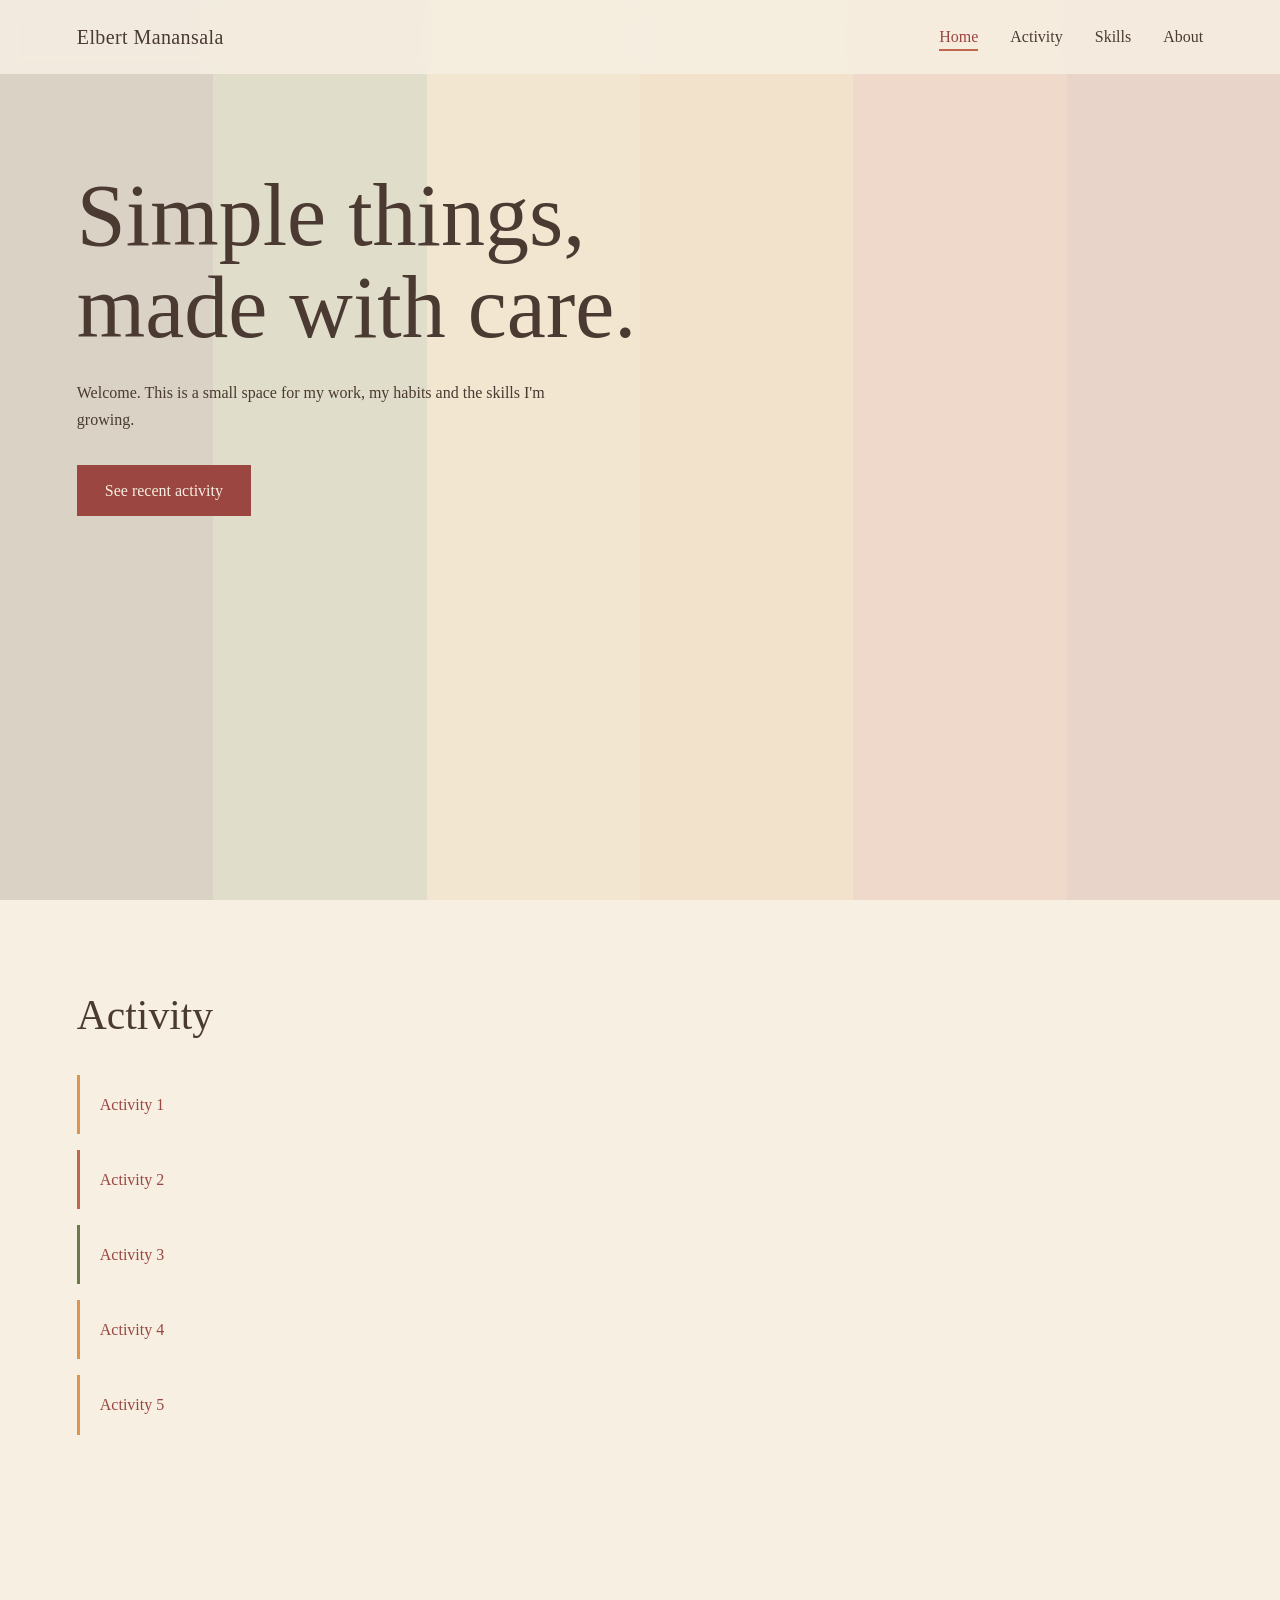
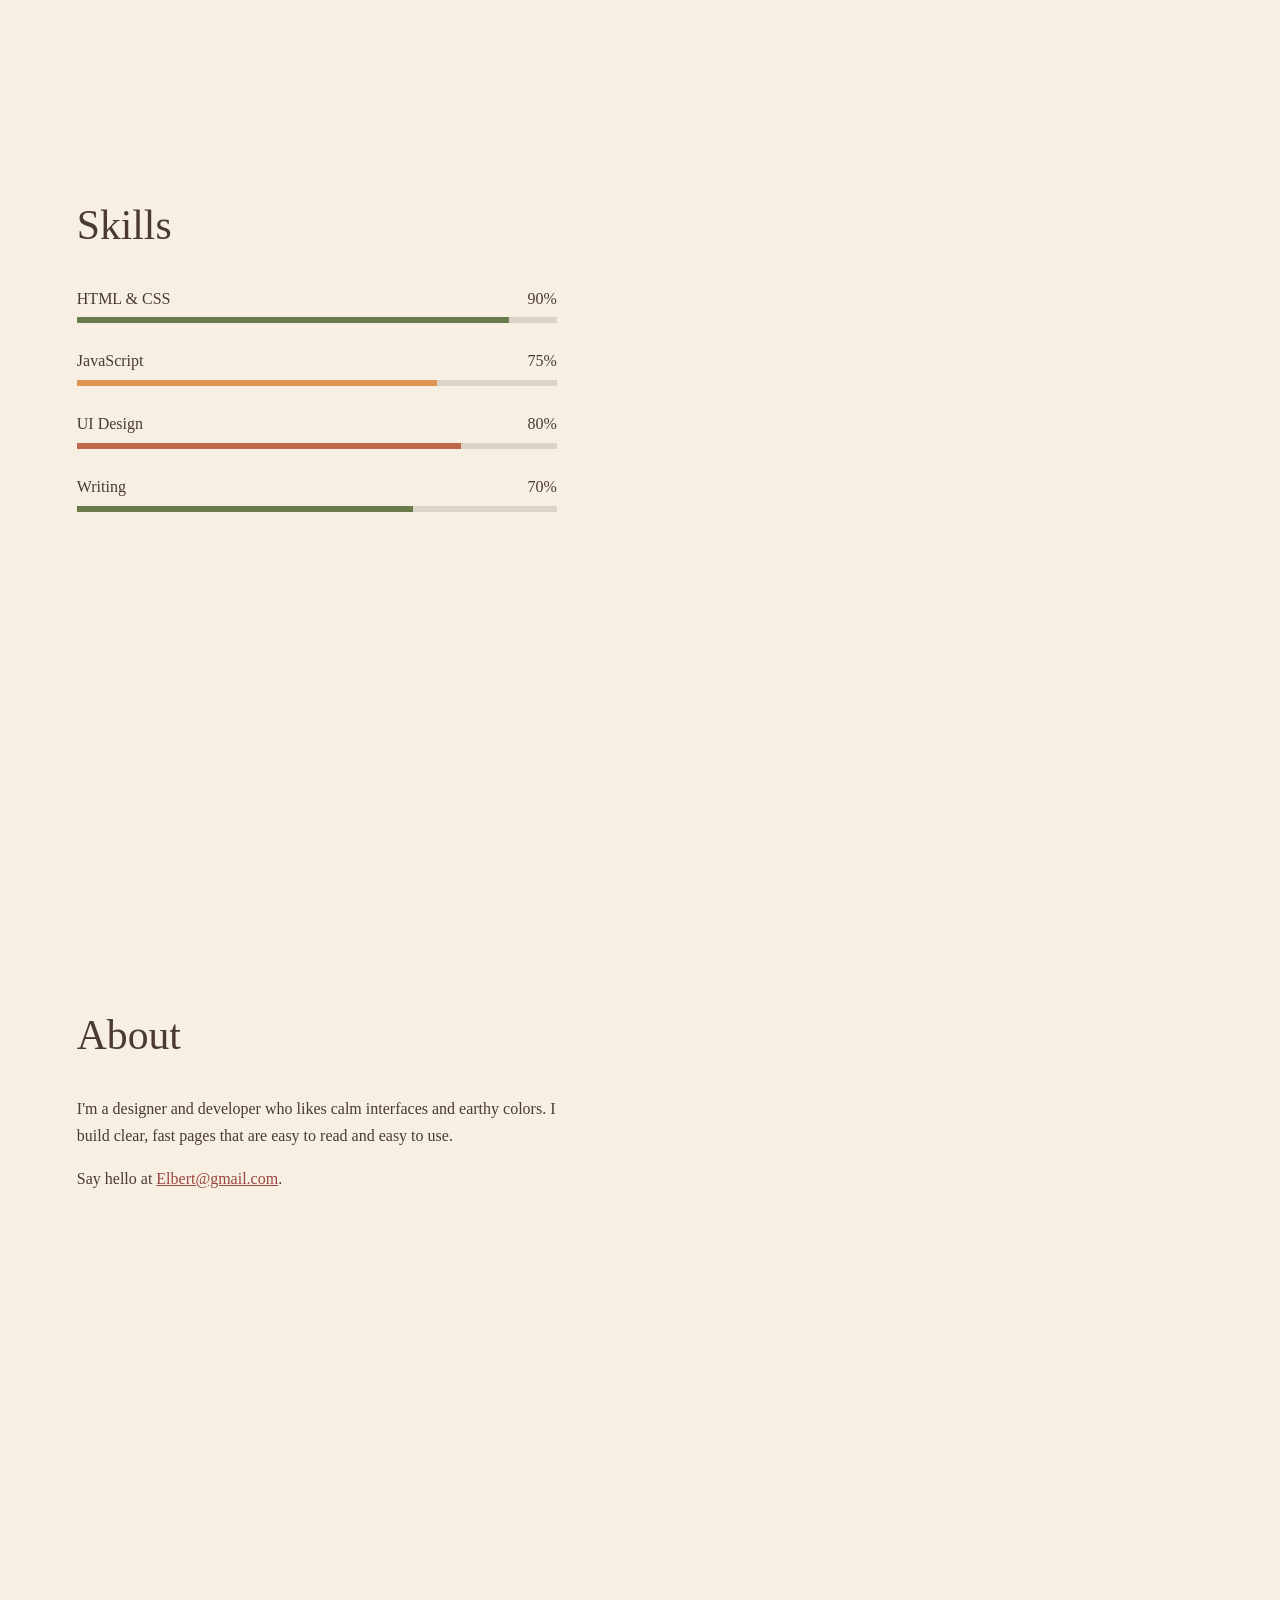
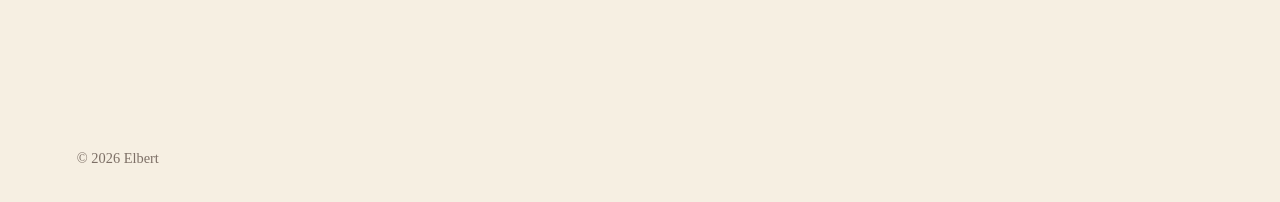
<file: index.html>
<!DOCTYPE html>
<html lang="en">
<head>
<meta charset="UTF-8">
<meta name="viewport" content="width=device-width, initial-scale=1">
<title>Personal Website</title>
<link rel="stylesheet" href="style.css">
</head>
<body>

<div class="bg" aria-hidden="true">
  <span></span><span></span><span></span><span></span><span></span><span></span>
</div>

<nav>
  <div class="logo">Elbert Manansala</div>
  <ul>
    <li><a href="#home" class="active">Home</a></li>
    <li><a href="#activity">Activity</a></li>
    <li><a href="#skills">Skills</a></li>
    <li><a href="#about">About</a></li>
  </ul>
</nav>

<main>
  <section id="home">
    <h1>Simple things,<br>made with care.</h1>
    <p>Welcome. This is a small space for my work, my habits and the skills I'm growing.</p>
    <a class="btn" href="#activity">See recent activity</a>
  </section>

  <section id="activity">
    <h2>Activity</h2>
    <ul class="list">
      <li><a href="#activity">Activity 1</a></li>
      <li><a href="#activity">Activity 2</a></li>
      <li><a href="#activity">Activity 3</a></li>
      <li><a href="#activity">Activity 4</a></li>
      <li><a href="Home.html">Activity 5</a></li>
    </ul>
  </section>

  <section id="skills">
    <h2>Skills</h2>
    <div class="skill"><div><span>HTML &amp; CSS</span><span>90%</span></div><div class="bar"><i style="width:90%"></i></div></div>
    <div class="skill"><div><span>JavaScript</span><span>75%</span></div><div class="bar"><i style="width:75%"></i></div></div>
    <div class="skill"><div><span>UI Design</span><span>80%</span></div><div class="bar"><i style="width:80%"></i></div></div>
    <div class="skill"><div><span>Writing</span><span>70%</span></div><div class="bar"><i style="width:70%"></i></div></div>
  </section>

  <section id="about">
    <h2>About</h2>
    <p>I'm a designer and developer who likes calm interfaces and earthy colors. I build clear, fast pages that are easy to read and easy to use.</p>
    <p>Say hello at <a href="mailto:you@example.com" style="color:var(--brick)">Elbert@gmail.com</a>.</p>
  </section>
</main>

<footer>&copy; 2026 Elbert</footer>

<script>
  // Highlight the nav link of the section currently in view
  const links = document.querySelectorAll('nav a');
  const io = new IntersectionObserver(entries => {
    entries.forEach(e => {
      if (e.isIntersecting) {
        links.forEach(l => l.classList.toggle('active', l.getAttribute('href') === '#' + e.target.id));
      }
    });
  }, { rootMargin: '-40% 0px -55% 0px' });
  document.querySelectorAll('section').forEach(s => io.observe(s));
</script>
</body>
</html>
</file>
<file: style.css>
:root {
  --bark:   #4A3A32;
  --moss:   #6B7A4A;
  --sand:   #D9B672;
  --amber:  #DB9550;
  --clay:   #C0664A;
  --brick:  #9B4640;
  --paper:  #F6EFE2;
}

* { box-sizing: border-box; margin: 0; padding: 0; }
html { scroll-behavior: smooth; }

body {
  font-family: Georgia, "Times New Roman", serif;
  color: var(--bark);
  background: var(--paper);
  line-height: 1.7;
  min-height: 100vh;
  overflow-x: hidden;
}

/* ---------- Animated background: drifting palette stripes ---------- */
.bg {
  position: fixed;
  inset: 0;
  z-index: -1;
  display: flex;
  background: var(--paper);
}
.bg span {
  flex: 1;
  opacity: .16;
  transform-origin: top;
  animation: breathe 14s ease-in-out infinite;
}
.bg span:nth-child(1) { background: var(--bark);  animation-delay: 0s; }
.bg span:nth-child(2) { background: var(--moss);  animation-delay: -2s; }
.bg span:nth-child(3) { background: var(--sand);  animation-delay: -4s; }
.bg span:nth-child(4) { background: var(--amber); animation-delay: -6s; }
.bg span:nth-child(5) { background: var(--clay);  animation-delay: -8s; }
.bg span:nth-child(6) { background: var(--brick); animation-delay: -10s; }

@keyframes breathe {
  0%, 100% { transform: scaleY(.55); }
  50%      { transform: scaleY(1); }
}

/* ---------- Navigation ---------- */
nav {
  position: sticky;
  top: 0;
  display: flex;
  justify-content: space-between;
  align-items: center;
  padding: 1.25rem clamp(1.25rem, 6vw, 5rem);
  background: rgba(246, 239, 226, .85);
  backdrop-filter: blur(8px);
  z-index: 10;
}
.logo { font-size: 1.25rem; letter-spacing: .02em; }
nav ul { display: flex; gap: 2rem; list-style: none; }
nav a {
  color: var(--bark);
  text-decoration: none;
  padding-bottom: 4px;
  border-bottom: 2px solid transparent;
  transition: border-color .25s, color .25s;
}
nav a:hover, nav a.active { border-color: var(--clay); color: var(--brick); }
nav a:focus-visible { outline: 2px solid var(--brick); outline-offset: 4px; }

/* ---------- Sections ---------- */
section {
  min-height: 90vh;
  padding: 6rem clamp(1.25rem, 6vw, 5rem);
  max-width: 960px;
}
h1 {
  font-size: clamp(2.6rem, 8vw, 5.5rem);
  font-weight: normal;
  line-height: 1.05;
  margin-bottom: 1.5rem;
}
h2 {
  font-size: clamp(1.8rem, 4vw, 2.6rem);
  font-weight: normal;
  margin-bottom: 1.5rem;
}
p { max-width: 60ch; margin-bottom: 1rem; }

.btn {
  display: inline-block;
  margin-top: 1rem;
  padding: .75rem 1.75rem;
  background: var(--brick);
  color: var(--paper);
  text-decoration: none;
  transition: background .25s;
}
.btn:hover { background: var(--clay); }

/* Activity list */
.list { list-style: none; max-width: 60ch; }
.list li {
  padding: 1rem 0 1rem 1.25rem;
  border-left: 3px solid var(--amber);
  margin-bottom: 1rem;
}
.list li:nth-child(2) { border-color: var(--clay); }
.list li:nth-child(3) { border-color: var(--moss); }
.list li a{text-decoration: none;color: #9B4640;}

/* Skills bars */
.skill { max-width: 60ch; margin-bottom: 1.5rem; }
.skill div { display: flex; justify-content: space-between; margin-bottom: .35rem; }
.bar { height: 6px; background: rgba(74, 58, 50, .15); }
.bar i { display: block; height: 100%; background: var(--moss); }
.skill:nth-child(3) .bar i { background: var(--amber); }
.skill:nth-child(4) .bar i { background: var(--clay); }

footer { padding: 2rem clamp(1.25rem, 6vw, 5rem); font-size: .9rem; opacity: .7; }

@media (max-width: 600px) {
  nav { flex-direction: column; gap: .75rem; }
  nav ul { gap: 1.25rem; }
}
@media (prefers-reduced-motion: reduce) {
  .bg span { animation: none; transform: scaleY(.8); }
  html { scroll-behavior: auto; }
}
</file>
